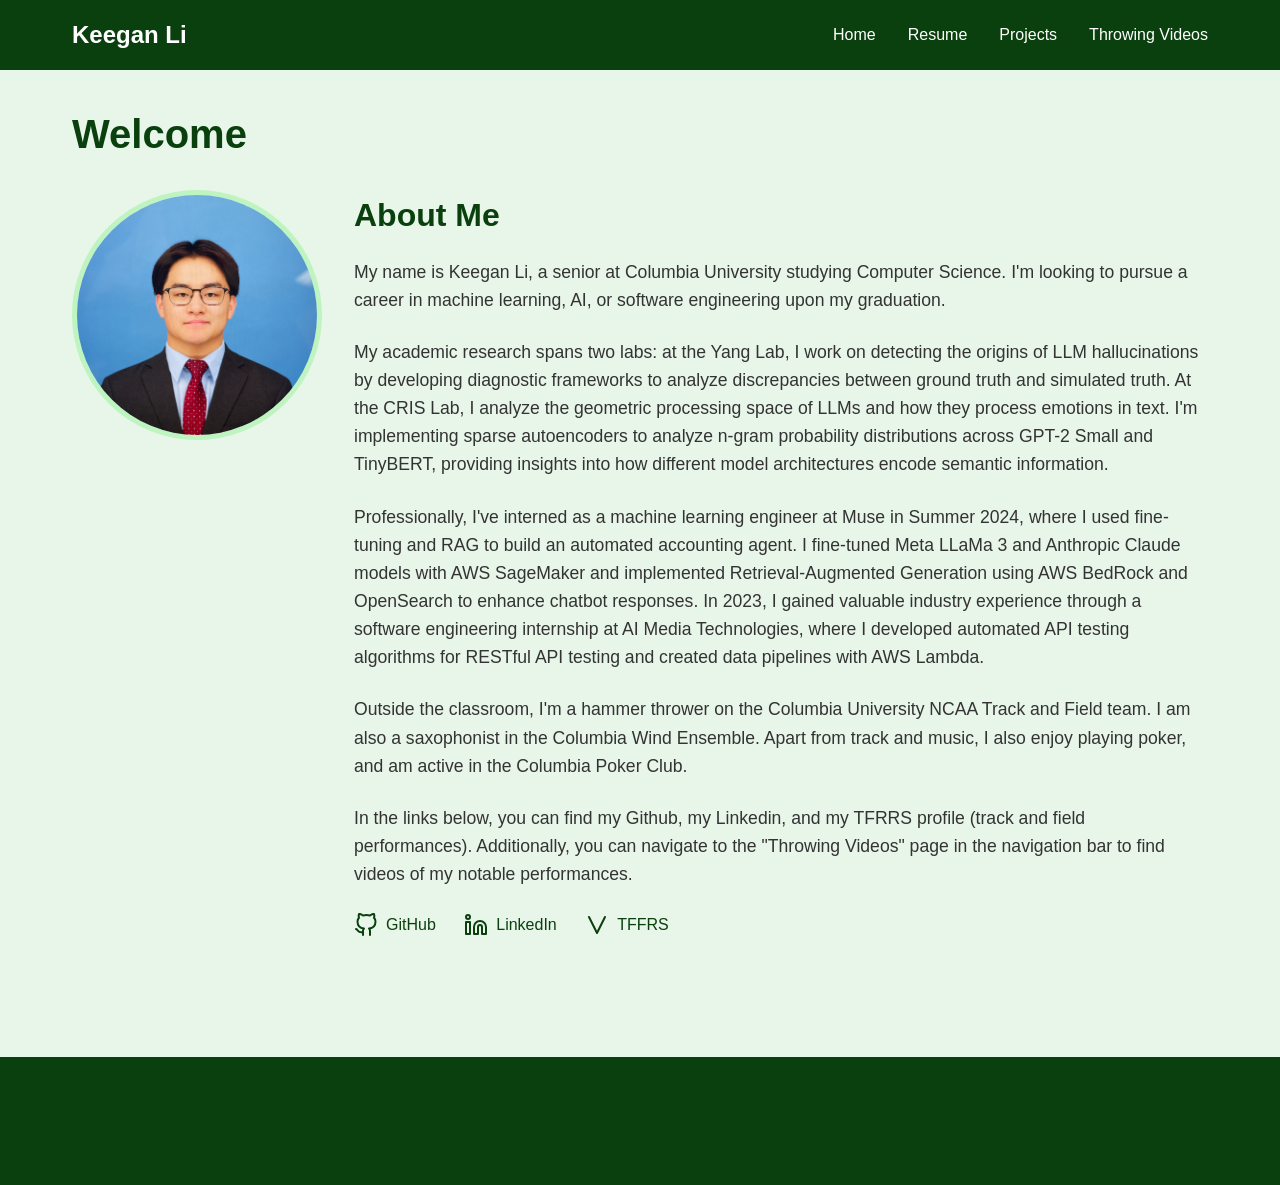
<file: index.html>
<!DOCTYPE html>
<html lang="en">
<head>
    <meta charset="UTF-8">
    <meta name="viewport" content="width=device-width, initial-scale=1.0">
    <title>Keegan Li - Home</title>
    <link rel="stylesheet" href="css/styles.css">
</head>
<body>
    <!-- Navigation -->
    <nav>
        <div class="navbar">
            <a href="index.html" class="logo">Keegan Li</a>
            <ul class="nav-links">
                <li><a href="index.html">Home</a></li>
                <li><a href="resume.html">Resume</a></li>
                <li><a href="projects.html">Projects</a></li>
                <li><a href="videos.html">Throwing Videos</a></li>
            </ul>
        </div>
    </nav>
    
    <!-- Home Section -->
    <section class="container">
        <h1>Welcome</h1>
        <div class="profile">
            <img src="data/Profile Photo.png" alt="Keegan Li" class="profile-img">
            <div class="bio">
                <h2>About Me</h2>
                <p>
                    My name is Keegan Li, a senior at Columbia University studying Computer Science. I'm looking to pursue a career in machine learning, AI, or software engineering upon my graduation.
                </p>
                <p>
                    My academic research spans two labs: at the Yang Lab, I work on detecting the origins of LLM hallucinations by developing diagnostic frameworks to analyze discrepancies between ground truth and simulated truth. At the CRIS Lab, I analyze the geometric processing space of LLMs and how they process emotions in text. I'm implementing sparse autoencoders to analyze n-gram probability distributions across GPT-2 Small and TinyBERT, providing insights into how different model architectures encode semantic information.
                </p>
                <p>
                    Professionally, I've interned as a machine learning engineer at Muse in Summer 2024, where I used fine-tuning and RAG to build an automated accounting agent. I fine-tuned Meta LLaMa 3 and Anthropic Claude models with AWS SageMaker and implemented Retrieval-Augmented Generation using AWS BedRock and OpenSearch to enhance chatbot responses. In 2023, I gained valuable industry experience through a software engineering internship at AI Media Technologies, where I developed automated API testing algorithms for RESTful API testing and created data pipelines with AWS Lambda.
                <p>
                    Outside the classroom, I'm a hammer thrower on the Columbia University NCAA Track and Field team. I am also a saxophonist in the Columbia Wind Ensemble. Apart from track and music, I also enjoy playing poker, and am active in the Columbia Poker Club.
                </p>
                <p>
                    In the links below, you can find my Github, my Linkedin, and my TFRRS profile (track and field performances). Additionally, you can navigate to the "Throwing Videos" page in the navigation bar to find videos of my notable performances.
                </p>
                <div class="social-links">
                    <a href="https://github.com/Keegan-L" target="_blank">
                        <svg xmlns="http://www.w3.org/2000/svg" width="24" height="24" viewBox="0 0 24 24" fill="none" stroke="currentColor" stroke-width="2" stroke-linecap="round" stroke-linejoin="round">
                            <path d="M9 19c-5 1.5-5-2.5-7-3m14 6v-3.87a3.37 3.37 0 0 0-.94-2.61c3.14-.35 6.44-1.54 6.44-7A5.44 5.44 0 0 0 20 4.77 5.07 5.07 0 0 0 19.91 1S18.73.65 16 2.48a13.38 13.38 0 0 0-7 0C6.27.65 5.09 1 5.09 1A5.07 5.07 0 0 0 5 4.77a5.44 5.44 0 0 0-1.5 3.78c0 5.42 3.3 6.61 6.44 7A3.37 3.37 0 0 0 9 18.13V22"></path>
                        </svg>
                        GitHub
                    </a>
                    <a href="https://www.linkedin.com/in/keegan-li-0666771a3/" target="_blank">
                        <svg xmlns="http://www.w3.org/2000/svg" width="24" height="24" viewBox="0 0 24 24" fill="none" stroke="currentColor" stroke-width="2" stroke-linecap="round" stroke-linejoin="round">
                            <path d="M16 8a6 6 0 0 1 6 6v7h-4v-7a2 2 0 0 0-2-2 2 2 0 0 0-2 2v7h-4v-7a6 6 0 0 1 6-6z"></path>
                            <rect x="2" y="9" width="4" height="12"></rect>
                            <circle cx="4" cy="4" r="2"></circle>
                        </svg>
                        LinkedIn
                    </a>
                    <a href="https://www.tfrrs.org/athletes/7981893/Columbia/Keegan_Li.html" target="_blank">
                        <svg xmlns="http://www.w3.org/2000/svg" width="24" height="24" viewBox="0 0 24 24" fill="none" stroke="currentColor" stroke-width="2" stroke-linecap="round" stroke-linejoin="round">
                            <path d="M20 4l-8 16L4 4"></path>
                        </svg>
                        TFFRS
                    </a>
                </div>
            </div>
        </div>
    </section>
    
    <!-- Footer -->
    <footer>
        <div class="container">
        </div>
    </footer>
</body>
</html>
</file>
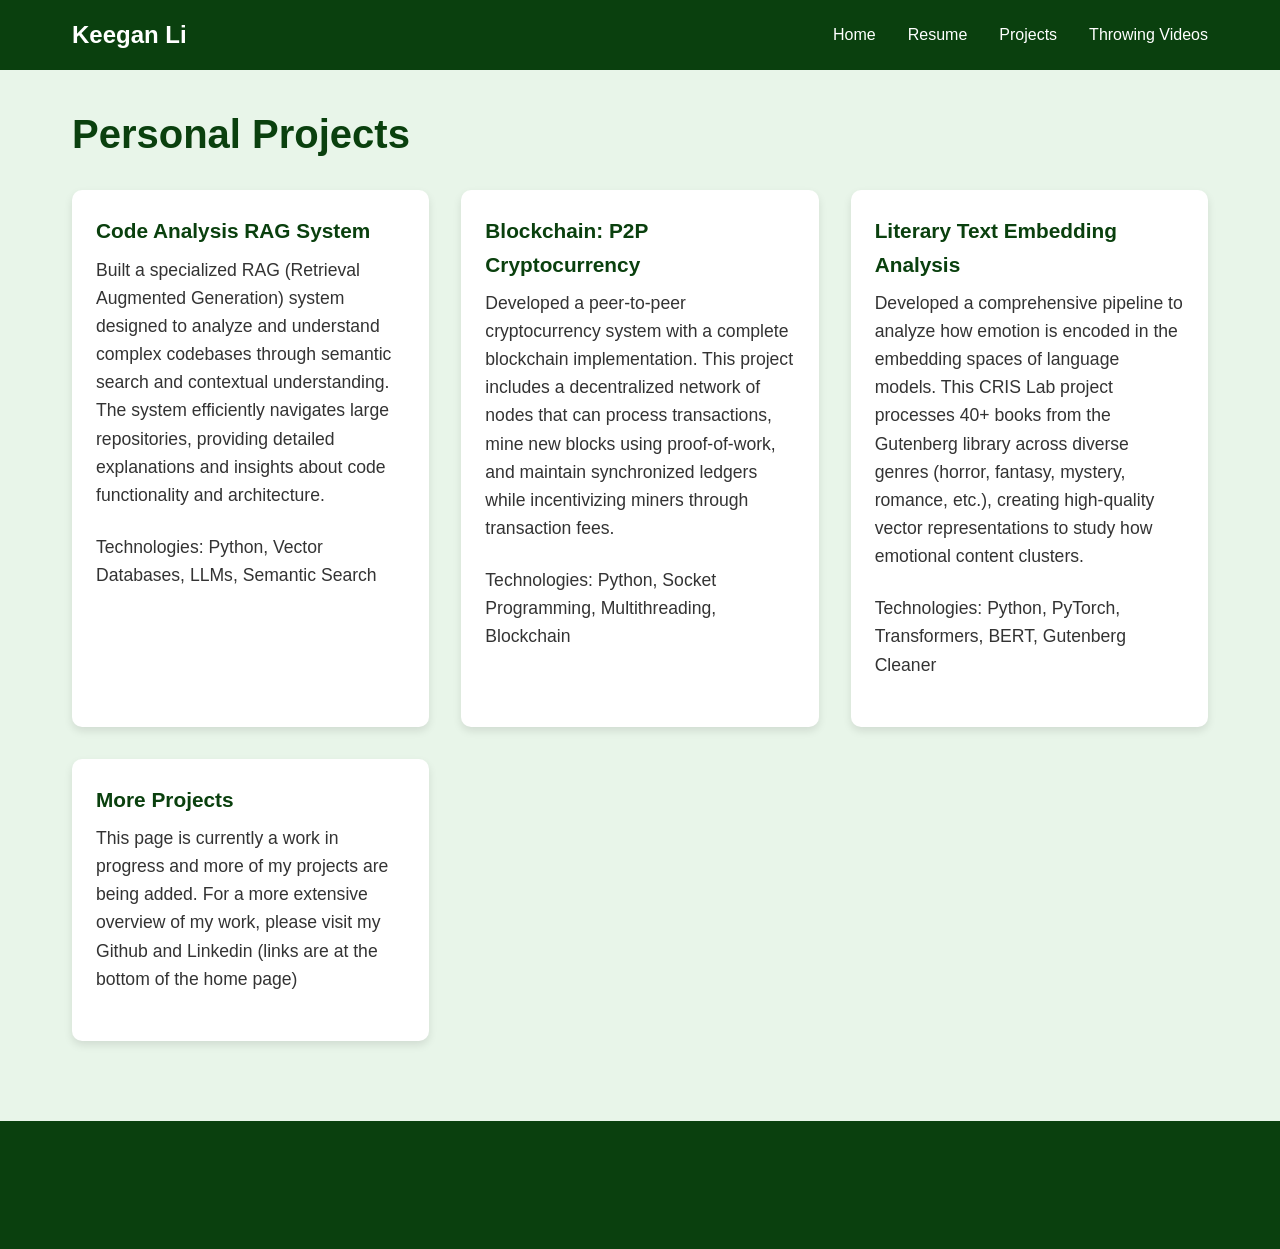
<file: projects.html>
<!DOCTYPE html>
<html lang="en">
<head>
    <meta charset="UTF-8">
    <meta name="viewport" content="width=device-width, initial-scale=1.0">
    <title>Keegan Li - Projects</title>
    <link rel="stylesheet" href="css/styles.css">
</head>
<body>
    <!-- Navigation -->
    <nav>
        <div class="navbar">
            <a href="index.html" class="logo">Keegan Li</a>
            <ul class="nav-links">
                <li><a href="index.html">Home</a></li>
                <li><a href="resume.html">Resume</a></li>
                <li><a href="projects.html">Projects</a></li>
                <li><a href="videos.html">Throwing Videos</a></li>
            </ul>
        </div>
    </nav>
    
    <!-- Projects Section -->
<section class="container">
    <h1>Personal Projects</h1>
    <div class="projects-grid">
        <!-- Code Analysis RAG Project Card -->
        <div class="project-card tv-card" onclick="openTVModal('code-analysis-modal')">
            <div class="project-content">
                <h3>Code Analysis RAG System</h3>
                <p>Built a specialized RAG (Retrieval Augmented Generation) system designed to analyze and understand complex codebases through semantic search and contextual understanding. The system efficiently navigates large repositories, providing detailed explanations and insights about code functionality and architecture.</p>
                <p>Technologies: Python, Vector Databases, LLMs, Semantic Search</p>
            </div>
        </div>

        <!-- Mock Cryptocurrency Project Card -->
        <div class="project-card tv-card" onclick="openTVModal('crypto-modal')">
            <div class="project-content">
                <h3>Blockchain: P2P Cryptocurrency</h3>
                <p>Developed a peer-to-peer cryptocurrency system with a complete blockchain implementation. This project includes a decentralized network of nodes that can process transactions, mine new blocks using proof-of-work, and maintain synchronized ledgers while incentivizing miners through transaction fees.</p>
                <p>Technologies: Python, Socket Programming, Multithreading, Blockchain</p>
            </div>
        </div>

        <!-- Literary Text Embedding Analysis Project Card -->
        <div class="project-card tv-card" onclick="openTVModal('preprocessing-modal')">
            <div class="project-content">
                <h3>Literary Text Embedding Analysis</h3>
                <p>Developed a comprehensive pipeline to analyze how emotion is encoded in the embedding spaces of language models. This CRIS Lab project processes 40+ books from the Gutenberg library across diverse genres (horror, fantasy, mystery, romance, etc.), creating high-quality vector representations to study how emotional content clusters.</p>
                <p>Technologies: Python, PyTorch, Transformers, BERT, Gutenberg Cleaner</p>
            </div>
        </div>

        <div class="project-card">
            <div class="project-content">
                <h3>More Projects</h3>
                <p>This page is currently a work in progress and more of my projects are being added. For a more extensive overview of my work, please visit my Github and Linkedin (links are at the bottom of the home page)</p>
            </div>
        </div>
        
    </div>
</section>

<!-- Code Analysis RAG Project Modal -->
<div id="code-analysis-modal" class="tv-modal">
    <div class="tv-modal-content">
        <div class="tv-screen">
            <div class="tv-inner">
                <span class="close-tv" onclick="closeTVModal('code-analysis-modal')">&times;</span>
                <h2>Code Analysis RAG System</h2>
                <div class="tv-content">
                    <div class="modal-layout">
                        
                        <h3><a href="https://github.com/Keegan-L/Code-Analysis-Rag" target="_blank">GitHub Repository</a></h3>
                        
                        <p>I developed a specialized Retrieval Augmented Generation (RAG) system designed to analyze and understand complex codebases. This tool enables developers to quickly comprehend unfamiliar repositories through natural language interaction and semantic search.</p>
                        
                        <h3>Functionality</h3>

                        <h4>1. Code Repository Upload</h4>

                        <img src="/data/Code Ingest.png" alt="Code Ingest Page" class="modal-img">

                        <h4>2. Code Summary</h4>

                        <h5>Provides a summary of the code repository, which is uploaded as a zip file.</h5>

                        <h4>3. Generate Documentation</h4>
                        
                        <h5>The green button below generates a duplicate of the uploaded repository zip file, with each file having generated code documentation prepended at the top.</h5>

                        <img src="/data/Code Summary.png" alt="Code Ingest Page" class="modal-img">

                        <h4>4. Code Inquiry Chatbot</h4>

                        <h5>RAG agent allows user to ask specific questions about the code functionality, specific </h5>
                        <h3>System Architecture</h3>

                        <img src="/data/Code Question.png" alt="Code Ingest Page" class="modal-img">
                        
                        <h3>System Architecture</h3>

                        <h4>1. Code Ingestion Pipeline</h4>
                        <p>The system features a sophisticated ingestion pipeline that:</p>
                        <ul>
                            <li>Automatically traverses repository file structures</li>
                            <li>Identifies code files while filtering out non-essential elements</li>
                            <li>Parses and chunks code files for optimal semantic embedding</li>
                            <li>Preserves contextual relationships between code segments</li>
                        </ul>
                        
                        <h4>2. Semantic Indexing</h4>
                        <p>The indexing component utilizes:</p>
                        <ul>
                            <li>Advanced vector embeddings to capture code semantics</li>
                            <li>Hierarchical representation to maintain project structure</li>
                            <li>Context-aware retrieval for improved relevance</li>
                            <li>Efficient vector database storage for fast querying</li>
                        </ul>
                        
                        <h4>3. Query Understanding Engine</h4>
                        <p>The system features a sophisticated query processing system that:</p>
                        <ul>
                            <li>Interprets natural language queries about code functionality</li>
                            <li>Translates high-level questions into precise vector searches</li>
                            <li>Identifies relevant code segments across multiple files</li>
                            <li>Aggregates context from related code components</li>
                        </ul>
                        
                        <h4>4. Response Generation</h4>
                        <p>Using retrieved context, the system:</p>
                        <ul>
                            <li>Synthesizes comprehensive explanations of code functionality</li>
                            <li>Provides architectural insights into repository structure</li>
                            <li>Explains relationships between different components</li>
                            <li>Generates summaries at varying levels of technical detail</li>
                        </ul>
                        
                        <h3>Technical Implementation</h3>
                        <p>The project leverages multiple advanced technologies:</p>
                        <ul>
                            <li>Python for core functionality and processing</li>
                            <li>Vector databases for efficient semantic storage and retrieval</li>
                            <li>Large Language Models for context-aware response generation</li>
                            <li>Semantic search algorithms for relevant code retrieval</li>
                        </ul>
                        
                        <h3>Challenges & Solutions</h3>
                        <ul>
                            <li>Code Chunking Strategy: Developed specialized chunking methods that preserve function boundaries and maintain context</li>
                            <li>Contextual Relevance: Implemented hybrid retrieval methods that combine semantic search with structural understanding</li>
                            <li>Repository Navigation: Created a mapping system to maintain file relationships while enabling targeted searches</li>
                            <li>Query Disambiguation: Built a query refinement system to clarify ambiguous questions about complex codebases</li>
                        </ul>
                        
                        <h3>Key Features</h3>
                        <ul>
                            <li>Natural language interface for code exploration</li>
                            <li>Cross-file context awareness for comprehensive understanding</li>
                            <li>Architectural insights about repository structure</li>
                            <li>Function-level explanations with relevant code snippets</li>
                            <li>Project-wide documentation capabilities</li>
                        </ul>
                    </div>
                </div>
            </div>
        </div>
    </div>
</div>

<!-- Cryptocurrency Project Modal -->
<div id="crypto-modal" class="tv-modal">
    <div class="tv-modal-content">
        <div class="tv-screen">
            <div class="tv-inner">
                <span class="close-tv" onclick="closeTVModal('crypto-modal')">&times;</span>
                <h2>Blockchain: Peer-to-Peer Cryptocurrency System</h2>
                <div class="tv-content">
                    <div class="modal-layout">
                        
                        <p>I developed a functional cryptocurrency system built on blockchain technology. The system includes a distributed network of nodes that can mine blocks, process transactions, and maintain a synchronized blockchain across the network.</p>
                        
                        <img src="/data/Crypto File Structure.png" alt="Crypto File Structure" class="modal-img">

                        <h3>System Architecture</h3>
                        
                        <h4>1. Blockchain Implementation</h4>
                        <p>The core of the system is a blockchain implementation featuring:</p>
                        <ul>
                            <li>Proof-of-work consensus mechanism with adjustable difficulty</li>
                            <li>Transaction validation and processing</li>
                            <li>Automatic mining rewards (10% transaction fee)</li>
                            <li>Chain synchronization across nodes</li>
                        </ul>
                        
                        <h4>2. Node Network</h4>
                        <p>Each node in the network can:</p>
                        <ul>
                            <li>Broadcast transactions to all active nodes</li>
                            <li>Mine new blocks with valid transactions</li>
                            <li>Receive and process blockchain updates from peers</li>
                            <li>Maintain a local copy of the blockchain</li>
                            <li>Track account balances based on transaction history</li>
                        </ul>
                        
                        <h4>3. User Interface</h4>
                        <p>The system includes a console-based wallet interface that allows users to:</p>
                        <ul>
                            <li>Send ChimChimCoins to other users in the network</li>
                            <li>View current account balance</li>
                            <li>View active nodes in the network</li>
                            <li>Examine the blockchain's transaction history</li>
                        </ul>
                        
                        <h3>Technical Implementation</h3>
                        <p>The project is implemented in Python and takes advantage of:</p>
                        <ul>
                            <li>Socket programming for network communication</li>
                            <li>Multithreading for concurrent processing (mining, network listening, etc.)</li>
                            <li>JSON for data serialization and blockchain storage</li>
                            <li>Cryptographic hashing for block validation</li>
                            <li>Queue management for transaction processing</li>
                        </ul>
                        
                        <h3>Challenges & Solutions</h3>
                        <ul>
                            <li>Blockchain Synchronization: Implemented a mechanism to compare chain lengths and resolve conflicts by selecting the longest valid chain</li>
                            <li>Concurrent Transaction Processing: Used thread-safe queues to manage incoming transactions while mining</li>
                            <li>Network Resilience: Implemented error handling and peer management to handle node connections and disconnections</li>
                        </ul>
                        
                        <h3>Key Features</h3>
                        <ul>
                            <li>Decentralized architecture with no central authority</li>
                            <li>Transparent transaction ledger accessible to all network participants</li>
                            <li>Secure cryptographic validation of transactions</li>
                            <li>Economic incentives for miners through transaction fees</li>
                        </ul>
                        <h3><a href="https://github.com/Keegan-L/Blockchain-Mock-Crypto" target = "blank">Repository</a></h3>
                        
                    </div>
                </div>
            </div>
        </div>
    </div>
</div>

<!-- Literary Text Embedding Modal (Previous Modal) -->
<div id="preprocessing-modal" class="tv-modal">
    <div class="tv-modal-content">
        <div class="tv-screen">
            <div class="tv-inner">
                <span class="close-tv" onclick="closeTVModal('preprocessing-modal')">&times;</span>
                <h2>Literary Text Embedding Analysis for Emotional Clustering</h2>
                <div class="tv-content">
                    <div class="modal-layout">
                        
                        <p>At Columbia's CRIS Lab (Computational Research on Interpretations and Semantics), I developed a computational pipeline to investigate whether language model embedding spaces naturally cluster by emotional content. This project involves processing over 40 literary texts spanning horror, fantasy, mystery, romance, and other genres from the Gutenberg library, transforming them into vector representations, and analyzing the resulting embedding space.</p>
                        
                        <h3>Project Pipeline</h3>
                        
                        <h4>1. Text Preprocessing & Chapterization</h4>
                        <img src="/data/Cleaner Code.png" alt="Text Cleaning Code" class="modal-img">
                        <p>My pipeline begins by organizing literary texts from the Gutenberg corpus by genre. The process includes:</p>
                        <ul>
                            <li>Automated chapter detection using both standard and custom chapterization algorithms</li>
                            <li>Cleaning texts to remove metadata, headers, and other non-narrative content using the Gutenberg Cleaner library</li>
                            <li>Handling edge cases where standard chapterization fails with a fallback custom solution</li>
                            <li>Preserving genre information throughout the processing pipeline</li>
                        </ul>
                        <p>The code systematically processes each book within its genre directory, creating a well-structured dataset of chapters ready for vectorization.</p>
                        
                        <h4>2. Text Vectorization & Embedding Generation</h4>
                        <img src="/data/Embedding Code.png" alt="Vector Embeddings Visualization" class="modal-img">
                        <p>The second phase transforms the cleaned, chapterized text into high-dimensional vectors:</p>
                        <ul>
                            <li>Using transformer-based models to generate contextual embeddings</li>
                            <li>Extracting [CLS] token representations as chapter-level embeddings</li>
                            <li>Maintaining the association between embeddings and their source genres</li>
                            <li>Handling long texts through appropriate truncation and padding strategies</li>
                        </ul>
                        <p>Each chapter is independently vectorized, creating a rich dataset of embeddings that capture the semantic and potentially emotional characteristics of the text.</p>
                        
                        <h4>3. Embedding Space Analysis</h4>
                        <p>We are currently working on this phase of the project. This final stage involves analyzing the embedding space to determine if emotional content naturally clusters based on the vector representations generated in the previous step.</p>
                        
                        <h3>Technical Challenges</h3>
                        <ul>
                            <li>Processing a diverse corpus with inconsistent formatting</li>
                            <li>Handling long literary texts within the context window constraints of transformer models</li>
                            <li>Developing fallback mechanisms for texts that resist standard chapterization</li>
                            <li>Managing memory constraints when generating embeddings for large datasets</li>
                        </ul>
                        
                        <h3>Impact</h3>
                        <p>This research contributes to our understanding of how language models encode and process emotions in text. The findings may inform future model design and provide insights into how artificial neural networks represent complex human emotional concepts.</p>
                        
                        <h3>Technologies</h3>
                        <p>Python, PyTorch, Hugging Face Transformers, BERT, AutoTokenizer, scikit-learn for visualization and clustering</p>
                    </div>
                </div>
            </div>
        </div>
    </div>
</div>
    
    <!-- Footer -->
    <footer>
        <div class="container">
        </div>
    </footer>

    <!-- JavaScript for TV Screen Effect -->
    <script>
        function openTVModal(modalId) {
            const modal = document.getElementById(modalId);
            modal.style.display = "flex";
            
            // Add TV turn on animation class
            const tvScreen = modal.querySelector('.tv-screen');
            tvScreen.classList.add('tv-turn-on');
            
            // Play "TV on" sound effect (optional)
            // const tvOnSound = new Audio('path-to-tv-on-sound.mp3');
            // tvOnSound.play();
            
            // Don't remove the animation class to keep the screen fully visible
        }
        
        function closeTVModal(modalId) {
            const modal = document.getElementById(modalId);
            const tvScreen = modal.querySelector('.tv-screen');
            
            // Remove turn on class if present
            tvScreen.classList.remove('tv-turn-on');
            
            // Add TV turn off animation class
            tvScreen.classList.add('tv-turn-off');
            
            // Play "TV off" sound effect (optional)
            // const tvOffSound = new Audio('path-to-tv-off-sound.mp3');
            // tvOffSound.play();
            
            // Wait for animation to complete before hiding modal
            setTimeout(() => {
                modal.style.display = "none";
                tvScreen.classList.remove('tv-turn-off');
            }, 700);
        }
        
        // Close modal if clicked outside content
        window.addEventListener('click', function(event) {
            const modals = document.getElementsByClassName('tv-modal');
            for (let modal of modals) {
                if (event.target === modal) {
                    const modalId = modal.getAttribute('id');
                    closeTVModal(modalId);
                }
            }
        });
    </script>
</body>
</html>
</file>
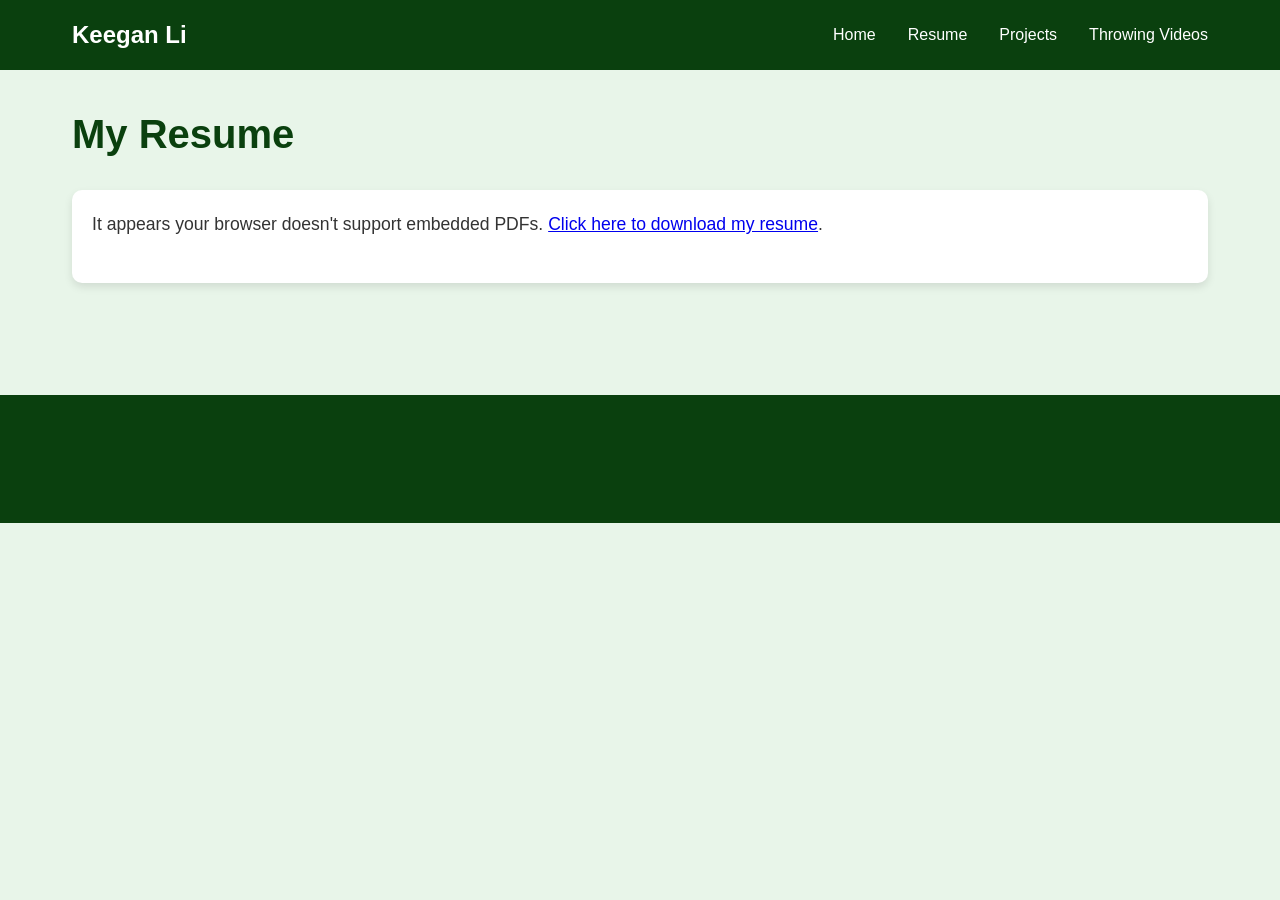
<file: resume.html>
<!DOCTYPE html>
<html lang="en">
<head>
    <meta charset="UTF-8">
    <meta name="viewport" content="width=device-width, initial-scale=1.0">
    <title>Keegan Li - Resume</title>
    <link rel="stylesheet" href="css/styles.css">
</head>
<body>
    <!-- Navigation -->
    <nav>
        <div class="navbar">
            <a href="index.html" class="logo">Keegan Li</a>
            <ul class="nav-links">
                <li><a href="index.html">Home</a></li>
                <li><a href="resume.html">Resume</a></li>
                <li><a href="projects.html">Projects</a></li>
                <li><a href="videos.html">Throwing Videos</a></li>
            </ul>
        </div>
    </nav>
    
    <!-- Resume Section -->
    <section class="container">
        <h1>My Resume</h1>
        <div class="resume-container">
            <!-- PDF Embed -->
            <object data="data/resume.pdf" type="application/pdf" class="resume-pdf">
                <p>It appears your browser doesn't support embedded PDFs. 
                   <a href="data/resume.pdf">Click here to download my resume</a>.</p>
            </object>
        </div>
    </section>
    
    <!-- Footer -->
    <footer>
        <div class="container">
        </div>
    </footer>
</body>
</html>
</file>
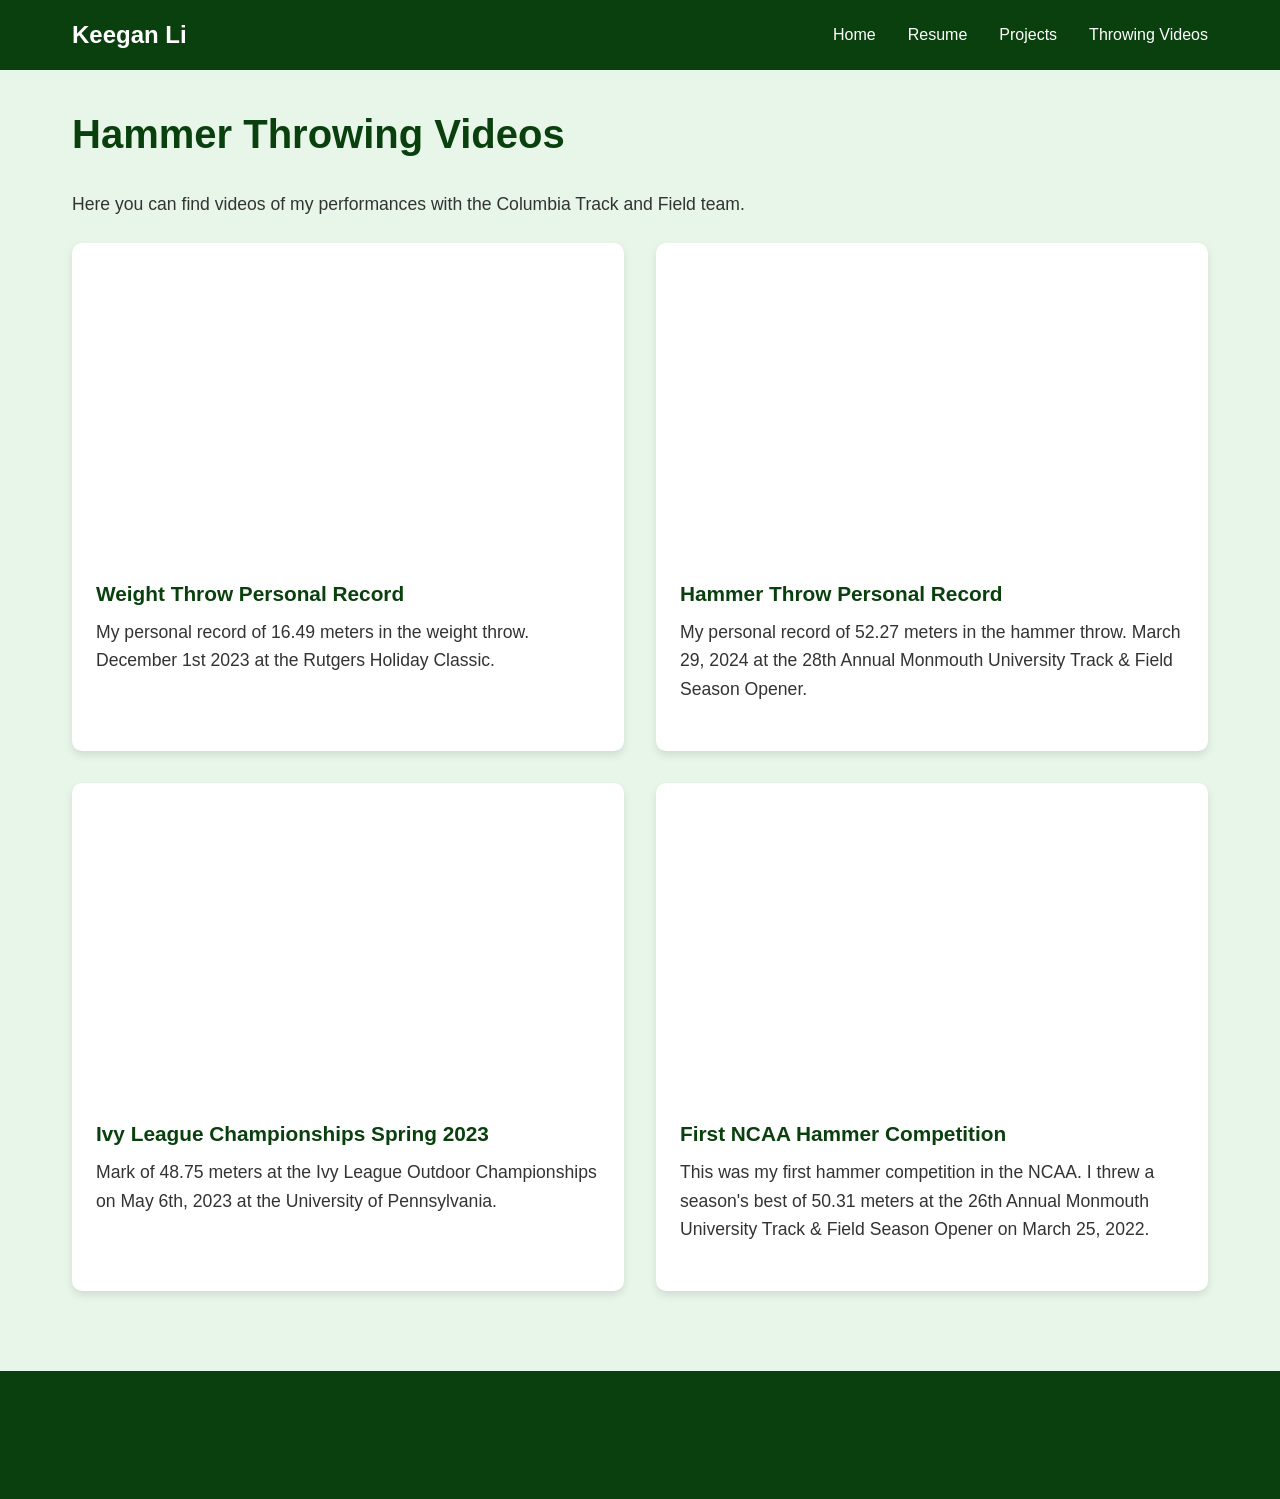
<file: videos.html>
<!DOCTYPE html>
<html lang="en">
<head>
    <meta charset="UTF-8">
    <meta name="viewport" content="width=device-width, initial-scale=1.0">
    <title>Keegan Li - Throwing Videos</title>
    <link rel="stylesheet" href="css/styles.css">
</head>
<body>
    <!-- Navigation -->
    <nav>
        <div class="navbar">
            <a href="index.html" class="logo">Keegan Li</a>
            <ul class="nav-links">
                <li><a href="index.html">Home</a></li>
                <li><a href="resume.html">Resume</a></li>
                <li><a href="projects.html">Projects</a></li>
                <li><a href="videos.html">Throwing Videos</a></li>
            </ul>
        </div>
    </nav>
    
    <!-- Videos Section -->
    <section class="container">
        <h1>Hammer Throwing Videos</h1>
        <p>Here you can find videos of my performances with the Columbia Track and Field team.</p>
        
        <div class="videos-grid">
            <div class="video-card">
                <div class="video-container">
                    <iframe 
                        src="https://www.youtube.com/embed/bw60SiFi1cc" 
                        title="Weight Throw Personal Record" 
                        frameborder="0" 
                        allow="accelerometer; autoplay; clipboard-write; encrypted-media; gyroscope; picture-in-picture" 
                        allowfullscreen>
                    </iframe>
                </div>
                <div class="video-content">
                    <h3>Weight Throw Personal Record</h3>
                    <p>My personal record of 16.49 meters in the weight throw. December 1st 2023 at the Rutgers Holiday Classic.</p>
                </div>
            </div>
            <div class="video-card">
                <div class="video-container">
                    <iframe 
                        src="https://youtube.com/embed/iFXk7_ec6M8" 
                        title="Hammer Throw Personal Record" 
                        frameborder="0" 
                        allow="accelerometer; autoplay; clipboard-write; encrypted-media; gyroscope; picture-in-picture" 
                        allowfullscreen>
                    </iframe>
                </div>
                <div class="video-content">
                    <h3>Hammer Throw Personal Record</h3>
                    <p>My personal record of 52.27 meters in the hammer throw. March 29, 2024 at the 28th Annual Monmouth University Track & Field Season Opener.</p>
                </div>
            </div>
            <div class="video-card">
                <div class="video-container">
                    <iframe 
                        src="https://youtube.com/embed/uVl-u88KojE?feature=share" 
                        title="Ivy League Championships Spring 2023" 
                        frameborder="0" 
                        allow="accelerometer; autoplay; clipboard-write; encrypted-media; gyroscope; picture-in-picture" 
                        allowfullscreen>
                    </iframe>
                </div>
                <div class="video-content">
                    <h3>Ivy League Championships Spring 2023</h3>
                    <p>Mark of 48.75 meters at the Ivy League Outdoor Championships on May 6th, 2023 at the University of Pennsylvania.</p>
                </div>
            </div>
            <div class="video-card">
                <div class="video-container">
                    <iframe 
                        src="https://youtube.com/embed/cVPLgR344Pw" 
                        title="First NCAA Hammer Competition" 
                        frameborder="0" 
                        allow="accelerometer; autoplay; clipboard-write; encrypted-media; gyroscope; picture-in-picture" 
                        allowfullscreen>
                    </iframe>
                </div>
                <div class="video-content">
                    <h3>First NCAA Hammer Competition</h3>
                    <p>This was my first hammer competition in the NCAA. I threw a season's best of 50.31 meters at the 26th Annual Monmouth University Track & Field Season Opener on March 25, 2022.</p>
                </div>
            </div>
        </div>
    </section>
    
    <!-- Footer -->
    <footer>
        <div class="container">
        </div>
    </footer>
</body>
</html>
</file>
<file: css/styles.css>
/* Global Styles */
:root {
    --light-green: #e8f5e9; /* Lighter green */
    --medium-green: #bef4c0;
    --dark-green: #0a400e; /* Darker green */
    --text-dark: #333;
    --text-light: #fff;
}

* {
    margin: 0;
    padding: 0;
    box-sizing: border-box;
    font-family: 'Segoe UI', Tahoma, Geneva, Verdana, sans-serif;
}

body {
    background-color: var(--light-green);
    color: var(--text-dark);
    line-height: 1.6;
}

.container {
    max-width: 1200px;
    margin: 0 auto;
    padding: 2rem;
}

/* Navbar Styles */
nav {
    background-color: var(--dark-green);
    padding: 1rem 0;
    position: sticky;
    top: 0;
    z-index: 100;
}

.navbar {
    display: flex;
    justify-content: space-between;
    align-items: center;
    max-width: 1200px;
    margin: 0 auto;
    padding: 0 2rem;
}

.logo {
    font-size: 1.5rem;
    font-weight: bold;
    color: var(--text-light);
    text-decoration: none;
}

.nav-links {
    display: flex;
    list-style: none;
}

.nav-links li {
    margin-left: 2rem;
}

.nav-links a {
    color: var(--text-light);
    text-decoration: none;
    font-weight: 500;
    transition: color 0.3s;
}

.nav-links a:hover {
    color: var(--medium-green);
}

/* Section Styles */
section {
    padding: 3rem 0;
}

h1 {
    font-size: 2.5rem;
    margin-bottom: 1.5rem;
    color: var(--dark-green);
}

h2 {
    font-size: 2rem;
    margin-bottom: 1rem;
    color: var(--dark-green);
}

p {
    margin-bottom: 1.5rem;
    font-size: 1.1rem;
}

/* Home Page Styles */
.profile {
    display: flex;
    align-items: flex-start;
    gap: 2rem;
    margin-bottom: 2rem;
}

.profile-img {
    width: 250px;
    height: 250px;
    border-radius: 50%;
    object-fit: cover;
    border: 5px solid var(--medium-green);
}

.bio {
    flex: 1;
}

.social-links {
    margin-top: 1.5rem;
}

.social-links a {
    display: inline-flex;
    align-items: center;
    margin-right: 1.5rem;
    text-decoration: none;
    color: var(--dark-green);
    font-weight: 500;
}

.social-links a:hover {
    text-decoration: underline;
}

.social-links svg {
    margin-right: 0.5rem;
}

/* Resume Page Styles */
.resume-container {
    background-color: white;
    border-radius: 10px;
    box-shadow: 0 4px 8px rgba(0, 0, 0, 0.1);
    padding: 20px;
    margin-bottom: 2rem;
}

.resume-pdf {
    width: 100%;
    height: 800px;
    border: none;
}

/* Projects Page Styles */
.projects-grid {
    display: grid;
    grid-template-columns: repeat(auto-fill, minmax(300px, 1fr));
    gap: 2rem;
}

.project-card {
    background-color: white;
    border-radius: 10px;
    overflow: hidden;
    box-shadow: 0 4px 8px rgba(0, 0, 0, 0.1);
    transition: transform 0.3s;
}

.project-card:hover {
    transform: translateY(-5px);
}

.project-img {
    width: 100%;
    height: 200px;
    object-fit: cover;
}

.project-content {
    padding: 1.5rem;
}

.project-content h3 {
    font-size: 1.3rem;
    margin-bottom: 0.5rem;
    color: var(--dark-green);
}

/* Videos Page Styles */
.videos-grid {
    display: grid;
    grid-template-columns: repeat(auto-fill, minmax(400px, 1fr));
    gap: 2rem;
}

.video-card {
    background-color: white;
    border-radius: 10px;
    overflow: hidden;
    box-shadow: 0 4px 8px rgba(0, 0, 0, 0.1);
}

.video-container {
    position: relative;
    padding-bottom: 56.25%; /* 16:9 aspect ratio */
    height: 0;
    overflow: hidden;
}

.video-container iframe {
    position: absolute;
    top: 0;
    left: 0;
    width: 100%;
    height: 100%;
    border: none;
}

.video-content {
    padding: 1.5rem;
}

.video-content h3 {
    font-size: 1.3rem;
    margin-bottom: 0.5rem;
    color: var(--dark-green);
}

/* Footer Styles */
footer {
    background-color: var(--dark-green);
    color: var(--text-light);
    text-align: center;
    padding: 2rem 0;
    margin-top: 3rem;
}

/* Responsive Styles */
@media (max-width: 768px) {
    .profile {
        flex-direction: column;
        align-items: center;
        text-align: center;
    }
    
    .navbar {
        flex-direction: column;
        padding: 1rem;
    }
    
    .nav-links {
        margin-top: 1rem;
    }
    
    .nav-links li {
        margin: 0 0.5rem;
    }
}
/* TV Card Styles */
.tv-card {
    cursor: pointer;
    position: relative;
    overflow: hidden;
}

.tv-card::after {
    content: 'Click to expand';
    position: absolute;
    bottom: 15px;
    right: 15px;
    background: var(--dark-green);
    color: white;
    padding: 5px 10px;
    border-radius: 4px;
    font-size: 0.8rem;
    opacity: 0;
    transition: opacity 0.3s;
}

.tv-card:hover::after {
    opacity: 1;
}

/* TV Modal Styles */
.tv-modal {
    display: none;
    position: fixed;
    top: 0;
    left: 0;
    width: 100%;
    height: 100%;
    background-color: rgba(0, 0, 0, 0.8);
    z-index: 1000;
    align-items: center;
    justify-content: center;
}

.tv-modal-content {
    width: 90%;
    max-width: 1200px;
    position: relative;
}

.tv-screen {
    background-color: white;
    overflow: hidden;
    position: relative;
    height: 85vh;
    width: 100%;
    border-radius: 20px;
}

.tv-inner {
    padding: 40px;
    position: relative;
    overflow: auto;
    height: 100%;
    border-radius: 18px;
}

.close-tv {
    position: absolute;
    top: 15px;
    right: 20px;
    font-size: 30px;
    color: var(--dark-green);
    cursor: pointer;
    z-index: 1001;
}

.close-tv:hover {
    color: #900;
}

.modal-img {
    width: 100%;
    border-radius: 12px;
    margin-bottom: 25px;
    box-shadow: 0 6px 12px rgba(0, 0, 0, 0.1);
}

.tv-content {
    margin-top: 25px;
}

.modal-layout {
    max-width: 1100px;
    margin: 0 auto;
}

.tv-content h3 {
    margin: 30px 0 15px;
    color: var(--dark-green);
    font-size: 1.4rem;
}

.tv-content h4 {
    color: var(--dark-green);
    margin: 25px 0 10px;
    font-size: 1.2rem;
}

.tv-content ul {
    margin-left: 20px;
    margin-bottom: 20px;
}

.tv-content li {
    margin-bottom: 8px;
}

/* TV Screen Turn On/Off Animations */
.tv-turn-on {
    animation: tvTurnOn 0.7s ease-out forwards;
    clip-path: inset(50% 0 50% 0);
}

.tv-turn-off {
    animation: tvTurnOff 0.5s ease-in forwards;
}

@keyframes tvTurnOn {
    0% {
        clip-path: inset(50% 0 50% 0);
    }
    100% {
        clip-path: inset(0 0 0 0);
    }
}

@keyframes tvTurnOff {
    0% {
        clip-path: inset(0 0 0 0);
    }
    100% {
        clip-path: inset(50% 0 50% 0);
    }
}

/* TV static effect on open and close */
.tv-turn-on::before, .tv-turn-off::before {
    content: '';
    position: absolute;
    top: 0;
    left: 0;
    width: 100%;
    height: 100%;
    background: linear-gradient(transparent, rgba(255, 255, 255, 0.2), transparent);
    pointer-events: none;
    z-index: 2;
    animation: staticEffect 0.3s linear;
}

@keyframes staticEffect {
    0%, 100% {
        opacity: 0;
    }
    50% {
        opacity: 1;
    }
}
</file>
